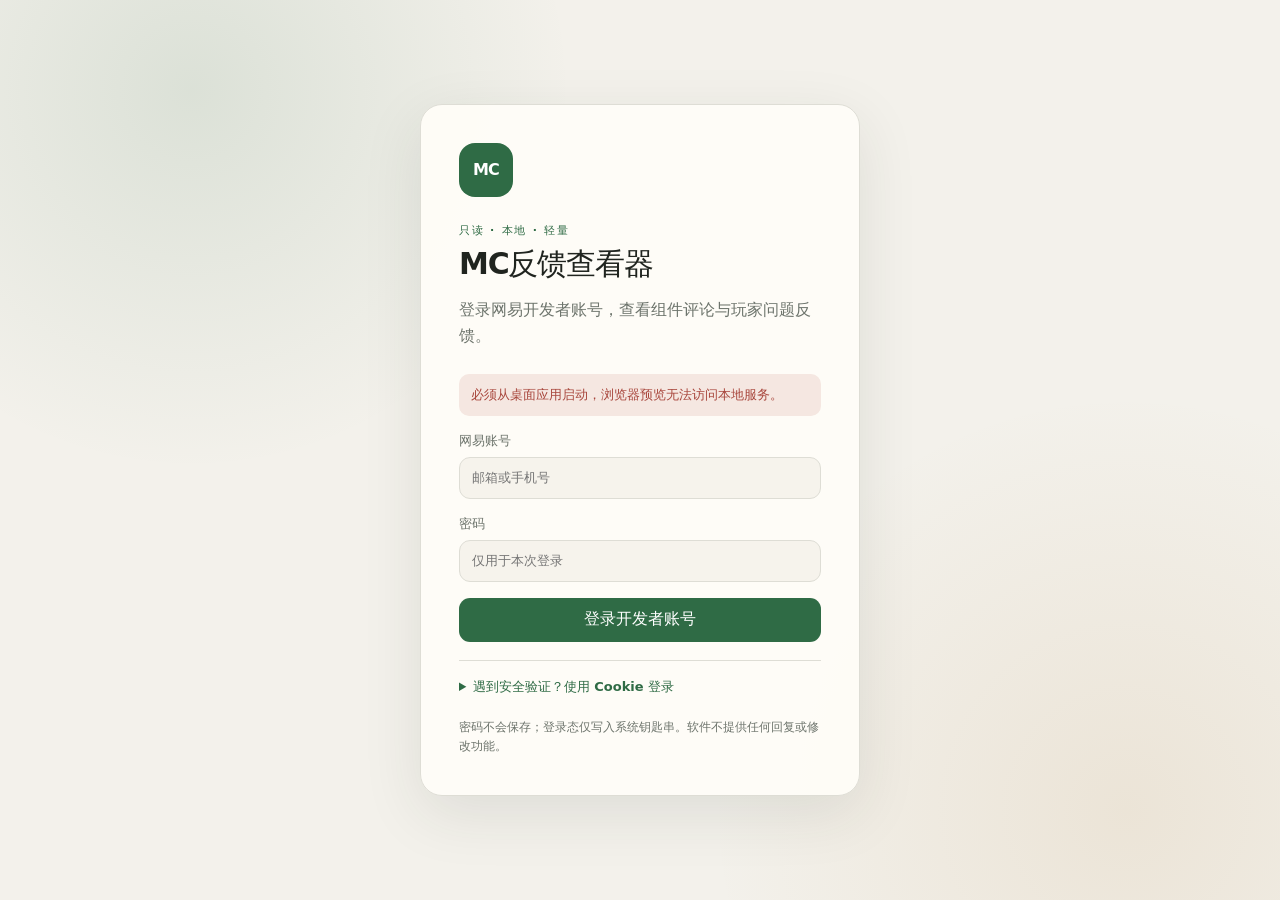
<file: ui/index.html>
<!doctype html>
<html lang="zh-CN">
  <head>
    <meta charset="UTF-8" />
    <meta name="viewport" content="width=device-width, initial-scale=1.0" />
    <meta name="color-scheme" content="light dark" />
    <title>MC反馈查看器</title>
    <link rel="stylesheet" href="styles.css" />
    <script type="module" src="app.js"></script>
  </head>
  <body>
    <main id="boot" class="center-screen" aria-live="polite">
      <div class="spinner" aria-hidden="true"></div>
      <p>正在检查登录状态…</p>
    </main>

    <main id="login-view" class="login-view hidden">
      <section class="login-card" aria-labelledby="login-title">
        <div class="app-mark" aria-hidden="true">MC</div>
        <p class="eyebrow">只读 · 本地 · 轻量</p>
        <h1 id="login-title">MC反馈查看器</h1>
        <p class="muted">登录网易开发者账号，查看组件评论与玩家问题反馈。</p>

        <div id="login-notice" class="notice hidden" role="status"></div>

        <form id="password-form" class="form-stack">
          <label>
            <span>网易账号</span>
            <input id="account" name="account" autocomplete="username" maxlength="320" placeholder="邮箱或手机号" required />
          </label>
          <label>
            <span>密码</span>
            <input id="password" name="password" type="password" autocomplete="current-password" maxlength="1024" placeholder="仅用于本次登录" required />
          </label>
          <button id="password-submit" class="primary-button" type="submit">登录开发者账号</button>
        </form>

        <details id="cookie-fallback" class="cookie-fallback">
          <summary>遇到安全验证？使用 Cookie 登录</summary>
          <form id="cookie-form" class="form-stack compact-form">
            <label>
              <span>NTES_SESS</span>
              <textarea id="cookie" name="cookie" rows="3" maxlength="8192" placeholder="可粘贴完整 Cookie，或仅粘贴 NTES_SESS 的值" required></textarea>
            </label>
            <button id="cookie-submit" class="secondary-button" type="submit">验证并登录</button>
          </form>
        </details>

        <p class="security-note">密码不会保存；登录态仅写入系统钥匙串。软件不提供任何回复或修改功能。</p>
      </section>
    </main>

    <main id="app-view" class="app-view hidden">
      <header class="topbar">
        <div class="brand">
          <span class="brand-mark" aria-hidden="true">MC</span>
          <div>
            <strong>反馈查看器</strong>
            <small>只读工作台</small>
          </div>
        </div>
        <div class="account-area">
          <span id="account-summary"></span>
          <button id="pair-website-button" class="ghost-button" type="button">连接 AI 网站</button>
          <button id="logout-button" class="ghost-button" type="button">退出登录</button>
        </div>
      </header>

      <div class="workspace">
        <nav class="sidebar" aria-label="主要功能">
          <button class="nav-item active" type="button" data-tab="comments">
            <span class="nav-icon" aria-hidden="true">✦</span>
            <span>组件评论</span>
          </button>
          <button class="nav-item" type="button" data-tab="feedback">
            <span class="nav-icon" aria-hidden="true">◇</span>
            <span>玩家反馈</span>
          </button>
          <div class="sidebar-foot">
            <span class="readonly-dot"></span>
            只读模式
          </div>
        </nav>

        <section id="comments-tab" class="tab-page">
          <div class="page-heading">
            <div>
              <p class="eyebrow">PLAYER VOICE</p>
              <h2>组件评论</h2>
            </div>
            <button class="icon-button" type="button" data-action="refresh-comments" title="刷新评论" aria-label="刷新评论">↻</button>
          </div>

          <div class="filter-bar">
            <label class="search-field">
              <span class="sr-only">搜索评论</span>
              <input id="comment-keyword" type="search" maxlength="200" placeholder="搜索昵称、内容、组件名…" />
            </label>
            <select id="comment-tag" aria-label="组件标签">
              <option value="">全部标签</option>
            </select>
            <label class="date-field">从 <input id="comment-start-date" type="date" /></label>
            <label class="date-field">至 <input id="comment-end-date" type="date" /></label>
            <button id="comment-clear" class="ghost-button" type="button">清除</button>
          </div>

          <div id="comments-master-detail" class="master-detail">
            <section class="list-panel" aria-label="评论列表">
              <div id="comments-status" class="list-status"></div>
              <div id="comments-list" class="item-list"></div>
              <button id="comments-more" class="load-more hidden" type="button">加载更多</button>
            </section>
            <aside id="comment-detail" class="detail-panel" aria-label="评论详情">
              <div class="detail-empty">
                <span aria-hidden="true">✦</span>
                <p>选择一条评论查看详情</p>
              </div>
            </aside>
          </div>
        </section>

        <section id="feedback-tab" class="tab-page hidden">
          <div class="page-heading">
            <div>
              <p class="eyebrow">ISSUE INBOX</p>
              <h2>玩家反馈</h2>
            </div>
            <button class="icon-button" type="button" data-action="refresh-feedback" title="刷新反馈" aria-label="刷新反馈">↻</button>
          </div>

          <div class="filter-bar">
            <label class="search-field">
              <span class="sr-only">搜索反馈</span>
              <input id="feedback-keyword" type="search" maxlength="200" placeholder="搜索昵称、内容、组件名…" />
            </label>
            <select id="feedback-type" aria-label="反馈类型">
              <option value="">全部类型</option>
              <option value="0">故障问题</option>
              <option value="1">玩法建议</option>
              <option value="2">内容侵权</option>
              <option value="3">其他</option>
              <option value="4">组件冲突</option>
              <option value="5">我的山头</option>
              <option value="6">性能反馈</option>
            </select>
            <select id="feedback-replied" aria-label="回复状态">
              <option value="">全部状态</option>
              <option value="false">未回复</option>
              <option value="true">已回复</option>
            </select>
            <button id="feedback-clear" class="ghost-button" type="button">清除</button>
          </div>

          <div id="feedback-master-detail" class="master-detail">
            <section class="list-panel" aria-label="反馈列表">
              <div id="feedback-status" class="list-status"></div>
              <div id="feedback-list" class="item-list"></div>
              <button id="feedback-more" class="load-more hidden" type="button">加载更多</button>
            </section>
            <aside id="feedback-detail" class="detail-panel" aria-label="反馈详情">
              <div class="detail-empty">
                <span aria-hidden="true">◇</span>
                <p>选择一条反馈查看详情</p>
              </div>
            </aside>
          </div>
        </section>
      </div>
    </main>

    <div id="pair-dialog" class="dialog-backdrop hidden" role="dialog" aria-modal="true" aria-labelledby="pair-title">
      <form id="pair-form" class="dialog-card form-stack">
        <div>
          <p class="eyebrow">本机安全连接</p>
          <h2 id="pair-title">连接 AI 网站</h2>
          <p class="muted">先在网站“设置 → 网易开发者账号”生成连接码，再粘贴到这里。登录态会通过 HTTPS 发送给该平台账号，密码不会离开本机。</p>
        </div>
        <label>
          <span>32 位连接码</span>
          <input id="pair-code" autocomplete="off" maxlength="32" placeholder="粘贴网站生成的连接码" required />
        </label>
        <div id="pair-notice" class="notice hidden" role="status"></div>
        <div class="dialog-actions">
          <button id="pair-cancel" class="ghost-button" type="button">取消</button>
          <button id="pair-submit" class="primary-button" type="submit">连接网站</button>
        </div>
      </form>
    </div>

    <div id="toast" class="toast hidden" role="status" aria-live="polite"></div>
  </body>
</html>
</file>
<file: ui/styles.css>
:root {
  color-scheme: light dark;
  font-family: Inter, "Microsoft YaHei UI", "PingFang SC", system-ui, sans-serif;
  font-synthesis: none;
  --bg: #f3f1eb;
  --surface: #fffdf8;
  --surface-2: #f6f3ec;
  --surface-3: #ece9df;
  --text: #20241f;
  --muted: #6d746c;
  --line: #deddd5;
  --green: #2f6b45;
  --green-2: #e3eee6;
  --amber: #a86f22;
  --red: #a8463c;
  --shadow: 0 18px 60px rgb(40 48 39 / 10%);
}

@media (prefers-color-scheme: dark) {
  :root {
    --bg: #171a17;
    --surface: #202420;
    --surface-2: #272c27;
    --surface-3: #303630;
    --text: #eef2eb;
    --muted: #a8b0a5;
    --line: #3a403a;
    --green: #80bd91;
    --green-2: #263e2d;
    --amber: #e0a452;
    --red: #e28379;
    --shadow: 0 18px 60px rgb(0 0 0 / 28%);
  }
}

* { box-sizing: border-box; }

html, body { margin: 0; min-width: 320px; min-height: 100%; background: var(--bg); color: var(--text); }
body { min-height: 100vh; overflow: hidden; }
button, input, select, textarea { font: inherit; }
button { color: inherit; }
.hidden { display: none !important; }
.sr-only { position: absolute; width: 1px; height: 1px; padding: 0; margin: -1px; overflow: hidden; clip: rect(0,0,0,0); white-space: nowrap; border: 0; }

.center-screen, .login-view { min-height: 100vh; display: grid; place-items: center; padding: 28px; }
.center-screen { color: var(--muted); gap: 12px; align-content: center; }
.spinner { width: 32px; height: 32px; border: 3px solid var(--line); border-top-color: var(--green); border-radius: 50%; animation: spin .8s linear infinite; }
@keyframes spin { to { transform: rotate(360deg); } }

.login-view {
  background:
    radial-gradient(circle at 15% 10%, color-mix(in srgb, var(--green) 12%, transparent), transparent 28%),
    radial-gradient(circle at 88% 90%, color-mix(in srgb, var(--amber) 10%, transparent), transparent 30%),
    var(--bg);
  overflow: auto;
}
.login-card { width: min(440px, 100%); padding: 38px; border: 1px solid var(--line); border-radius: 22px; background: color-mix(in srgb, var(--surface) 94%, transparent); box-shadow: var(--shadow); }
.app-mark, .brand-mark { display: grid; place-items: center; background: var(--green); color: #fff; font-weight: 800; letter-spacing: -.05em; }
.app-mark { width: 54px; height: 54px; border-radius: 16px; margin-bottom: 26px; }
.eyebrow { margin: 0 0 6px; color: var(--green); font-size: 11px; font-weight: 800; letter-spacing: .16em; }
h1 { margin: 0; font-size: 30px; letter-spacing: -.04em; }
h2 { margin: 0; font-size: 25px; letter-spacing: -.035em; }
.muted, .security-note { color: var(--muted); }
.muted { line-height: 1.65; margin: 12px 0 24px; }
.security-note { margin: 22px 0 0; font-size: 12px; line-height: 1.65; }

.form-stack { display: grid; gap: 16px; }
.form-stack label { display: grid; gap: 7px; color: var(--muted); font-size: 13px; font-weight: 650; }
input, select, textarea { width: 100%; border: 1px solid var(--line); border-radius: 11px; background: var(--surface-2); color: var(--text); outline: none; transition: border-color .15s, box-shadow .15s, background .15s; }
input, select { min-height: 42px; padding: 0 12px; }
textarea { resize: vertical; padding: 11px 12px; line-height: 1.5; }
input:focus, select:focus, textarea:focus { border-color: var(--green); box-shadow: 0 0 0 3px color-mix(in srgb, var(--green) 18%, transparent); background: var(--surface); }

button { border: 0; cursor: pointer; transition: transform .12s, background .15s, opacity .15s; }
button:active { transform: translateY(1px); }
button:disabled { cursor: wait; opacity: .55; }
.primary-button, .secondary-button { min-height: 44px; border-radius: 11px; font-weight: 750; }
.primary-button { background: var(--green); color: #fff; }
.secondary-button { background: var(--green-2); color: var(--green); }
.ghost-button { padding: 8px 11px; border-radius: 9px; background: transparent; color: var(--muted); }
.ghost-button:hover { background: var(--surface-3); color: var(--text); }
.cookie-fallback { margin-top: 18px; border-top: 1px solid var(--line); padding-top: 17px; }
.cookie-fallback summary { cursor: pointer; color: var(--green); font-size: 13px; font-weight: 700; }
.compact-form { margin-top: 15px; }
.notice { border-radius: 10px; margin: 0 0 16px; padding: 11px 12px; background: color-mix(in srgb, var(--red) 12%, var(--surface)); color: var(--red); font-size: 13px; line-height: 1.55; }
.dialog-backdrop { position: fixed; z-index: 80; inset: 0; display: grid; place-items: center; padding: 22px; background: rgb(10 20 14 / 52%); backdrop-filter: blur(4px); }
.dialog-card { width: min(480px, 100%); padding: 28px; border: 1px solid var(--line); border-radius: 18px; background: var(--surface); box-shadow: var(--shadow); }
.dialog-card .muted { margin-bottom: 0; }
.dialog-actions { display: flex; justify-content: flex-end; gap: 10px; }
.dialog-actions .primary-button, .dialog-actions .ghost-button { width: auto; min-width: 110px; }

.app-view { height: 100vh; display: grid; grid-template-rows: 64px 1fr; }
.topbar { display: flex; align-items: center; justify-content: space-between; gap: 20px; padding: 0 22px; border-bottom: 1px solid var(--line); background: var(--surface); }
.brand { display: flex; align-items: center; gap: 11px; }
.brand-mark { width: 34px; height: 34px; border-radius: 10px; font-size: 12px; }
.brand strong, .brand small { display: block; }
.brand strong { font-size: 14px; }
.brand small { margin-top: 2px; color: var(--muted); font-size: 10px; }
.account-area { display: flex; align-items: center; gap: 10px; color: var(--muted); font-size: 13px; }
.workspace { min-height: 0; display: grid; grid-template-columns: 190px minmax(0, 1fr); }
.sidebar { display: flex; flex-direction: column; padding: 18px 12px; border-right: 1px solid var(--line); background: var(--surface); }
.nav-item { display: flex; align-items: center; gap: 10px; width: 100%; padding: 11px 12px; border-radius: 10px; background: transparent; color: var(--muted); text-align: left; font-weight: 650; }
.nav-item:hover { background: var(--surface-2); color: var(--text); }
.nav-item.active { background: var(--green-2); color: var(--green); }
.nav-icon { width: 20px; text-align: center; }
.sidebar-foot { display: flex; align-items: center; gap: 8px; margin-top: auto; padding: 12px; color: var(--muted); font-size: 11px; }
.readonly-dot { width: 7px; height: 7px; border-radius: 50%; background: var(--green); box-shadow: 0 0 0 4px var(--green-2); }

.tab-page { min-width: 0; min-height: 0; display: grid; grid-template-rows: auto auto minmax(0, 1fr); gap: 14px; padding: 22px; }
.page-heading { display: flex; align-items: center; justify-content: space-between; }
.icon-button { width: 40px; height: 40px; border-radius: 11px; background: var(--surface); border: 1px solid var(--line); font-size: 20px; }
.icon-button:hover { background: var(--surface-2); }
.filter-bar { display: flex; align-items: center; gap: 9px; flex-wrap: wrap; }
.search-field { flex: 1 1 230px; }
.filter-bar select { width: auto; min-width: 130px; }
.date-field { display: flex; align-items: center; gap: 6px; color: var(--muted); font-size: 12px; }
.date-field input { width: 138px; }

.master-detail { min-height: 0; display: grid; grid-template-columns: minmax(300px, .9fr) minmax(360px, 1.25fr); overflow: hidden; border: 1px solid var(--line); border-radius: 15px; background: var(--surface); box-shadow: 0 10px 30px rgb(30 40 30 / 5%); }
.list-panel, .detail-panel { min-height: 0; overflow: auto; }
.list-panel { border-right: 1px solid var(--line); }
.detail-panel { background: var(--surface-2); }
.item-list { display: grid; }
.list-status { padding: 10px 14px; border-bottom: 1px solid var(--line); color: var(--muted); font-size: 11px; min-height: 36px; }
.list-item { display: grid; gap: 8px; padding: 15px; border-bottom: 1px solid var(--line); background: transparent; cursor: pointer; }
.list-item:hover { background: var(--surface-2); }
.list-item.selected { background: var(--green-2); }
.list-row { display: flex; align-items: baseline; justify-content: space-between; gap: 10px; }
.list-name { min-width: 0; overflow: hidden; text-overflow: ellipsis; white-space: nowrap; font-size: 13px; font-weight: 750; }
.list-time { flex: none; color: var(--muted); font-size: 10px; }
.list-content { display: -webkit-box; overflow: hidden; color: color-mix(in srgb, var(--text) 82%, transparent); font-size: 12px; line-height: 1.55; -webkit-line-clamp: 2; -webkit-box-orient: vertical; }
.chips { display: flex; align-items: center; flex-wrap: wrap; gap: 5px; }
.chip { max-width: 180px; overflow: hidden; text-overflow: ellipsis; white-space: nowrap; padding: 3px 7px; border-radius: 999px; background: var(--surface-3); color: var(--muted); font-size: 10px; }
.chip.green { background: var(--green-2); color: var(--green); }
.chip.amber { color: var(--amber); }
.load-more { display: block; width: calc(100% - 28px); margin: 14px; padding: 10px; border-radius: 9px; background: var(--surface-2); color: var(--green); font-weight: 700; }
.empty-list { padding: 48px 20px; text-align: center; color: var(--muted); font-size: 13px; }

.detail-empty { height: 100%; min-height: 260px; display: grid; place-content: center; justify-items: center; gap: 10px; color: var(--muted); }
.detail-empty span { font-size: 30px; color: var(--green); }
.detail-content { padding: 24px; }
.mobile-detail-back { display: none; margin: -8px 0 18px; padding: 7px 10px; border-radius: 8px; background: var(--surface-3); color: var(--muted); }
.detail-title { margin: 0; font-size: 20px; letter-spacing: -.025em; }
.detail-meta { margin: 7px 0 18px; color: var(--muted); font-size: 12px; }
.detail-section { margin-top: 18px; padding-top: 18px; border-top: 1px solid var(--line); }
.detail-section h3 { margin: 0 0 9px; color: var(--green); font-size: 11px; letter-spacing: .08em; text-transform: uppercase; }
.detail-body { margin: 0; white-space: pre-wrap; overflow-wrap: anywhere; font-size: 14px; line-height: 1.75; }
.detail-grid { display: grid; grid-template-columns: repeat(2, minmax(0,1fr)); gap: 10px; }
.detail-field { padding: 10px; border-radius: 9px; background: var(--surface); }
.detail-field small, .detail-field strong { display: block; overflow-wrap: anywhere; }
.detail-field small { margin-bottom: 5px; color: var(--muted); font-size: 10px; }
.detail-field strong { font-size: 12px; }
.image-strip { display: flex; gap: 9px; overflow-x: auto; padding-bottom: 5px; }
.image-strip a { flex: none; }
.image-strip img { display: block; width: 108px; height: 82px; border: 1px solid var(--line); border-radius: 9px; object-fit: cover; background: var(--surface-3); }
.external-link { color: var(--green); font-size: 12px; overflow-wrap: anywhere; }
.conflict-box { display: grid; gap: 7px; padding: 12px; border-radius: 10px; background: var(--surface); }
.conflict-row { display: flex; justify-content: space-between; gap: 12px; font-size: 12px; }
.conflict-row span:last-child { color: var(--muted); }

.toast { position: fixed; z-index: 100; right: 22px; bottom: 22px; max-width: min(420px, calc(100vw - 44px)); padding: 12px 15px; border: 1px solid var(--line); border-radius: 11px; background: var(--text); color: var(--surface); box-shadow: var(--shadow); font-size: 13px; }

@media (max-width: 920px) {
  .workspace { grid-template-columns: 72px minmax(0,1fr); }
  .sidebar { align-items: center; }
  .nav-item { justify-content: center; }
  .nav-item span:last-child, .sidebar-foot { display: none; }
  .master-detail { grid-template-columns: minmax(280px, .85fr) minmax(320px, 1.15fr); }
}

@media (max-width: 720px) {
  .topbar { padding: 0 14px; }
  .account-area #account-summary { display: none; }
  .workspace { display: block; }
  .sidebar { position: fixed; z-index: 20; right: 14px; bottom: 14px; left: 14px; height: 58px; flex-direction: row; justify-content: stretch; padding: 7px; border: 1px solid var(--line); border-radius: 14px; box-shadow: var(--shadow); }
  .nav-item { flex: 1; }
  .nav-item span:last-child { display: inline; }
  .tab-page { height: calc(100vh - 64px); padding: 16px 14px 84px; }
  .master-detail { position: relative; display: block; }
  .list-panel { height: 100%; border-right: 0; }
  .detail-panel { display: none; position: absolute; inset: 0; z-index: 3; }
  .master-detail.has-detail .detail-panel { display: block; }
  .mobile-detail-back { display: inline-block; }
  .filter-bar { flex-wrap: nowrap; overflow-x: auto; padding-bottom: 4px; }
  .search-field { flex: 0 0 220px; }
  .date-field { flex: none; }
}

@media (max-width: 480px) {
  .login-card { padding: 28px 22px; }
  .brand small { display: none; }
  .detail-grid { grid-template-columns: 1fr; }
}
</file>
